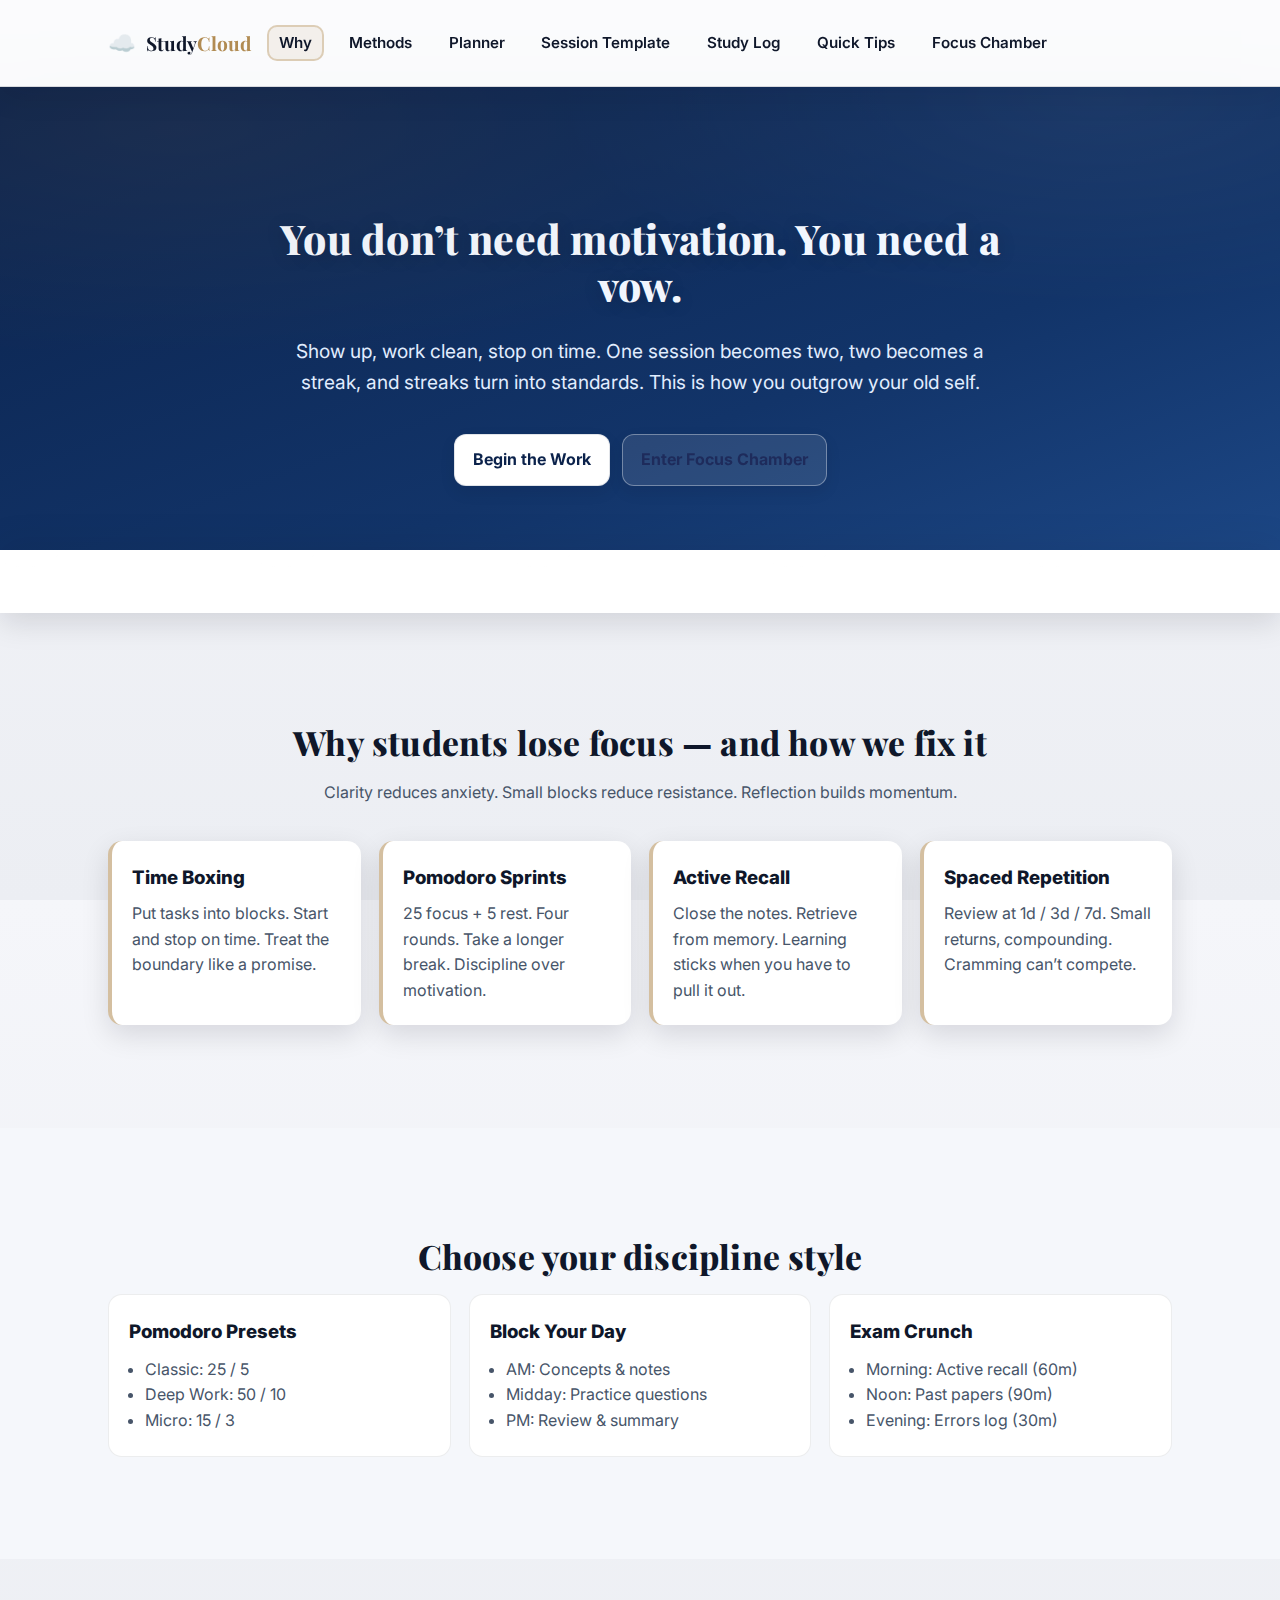
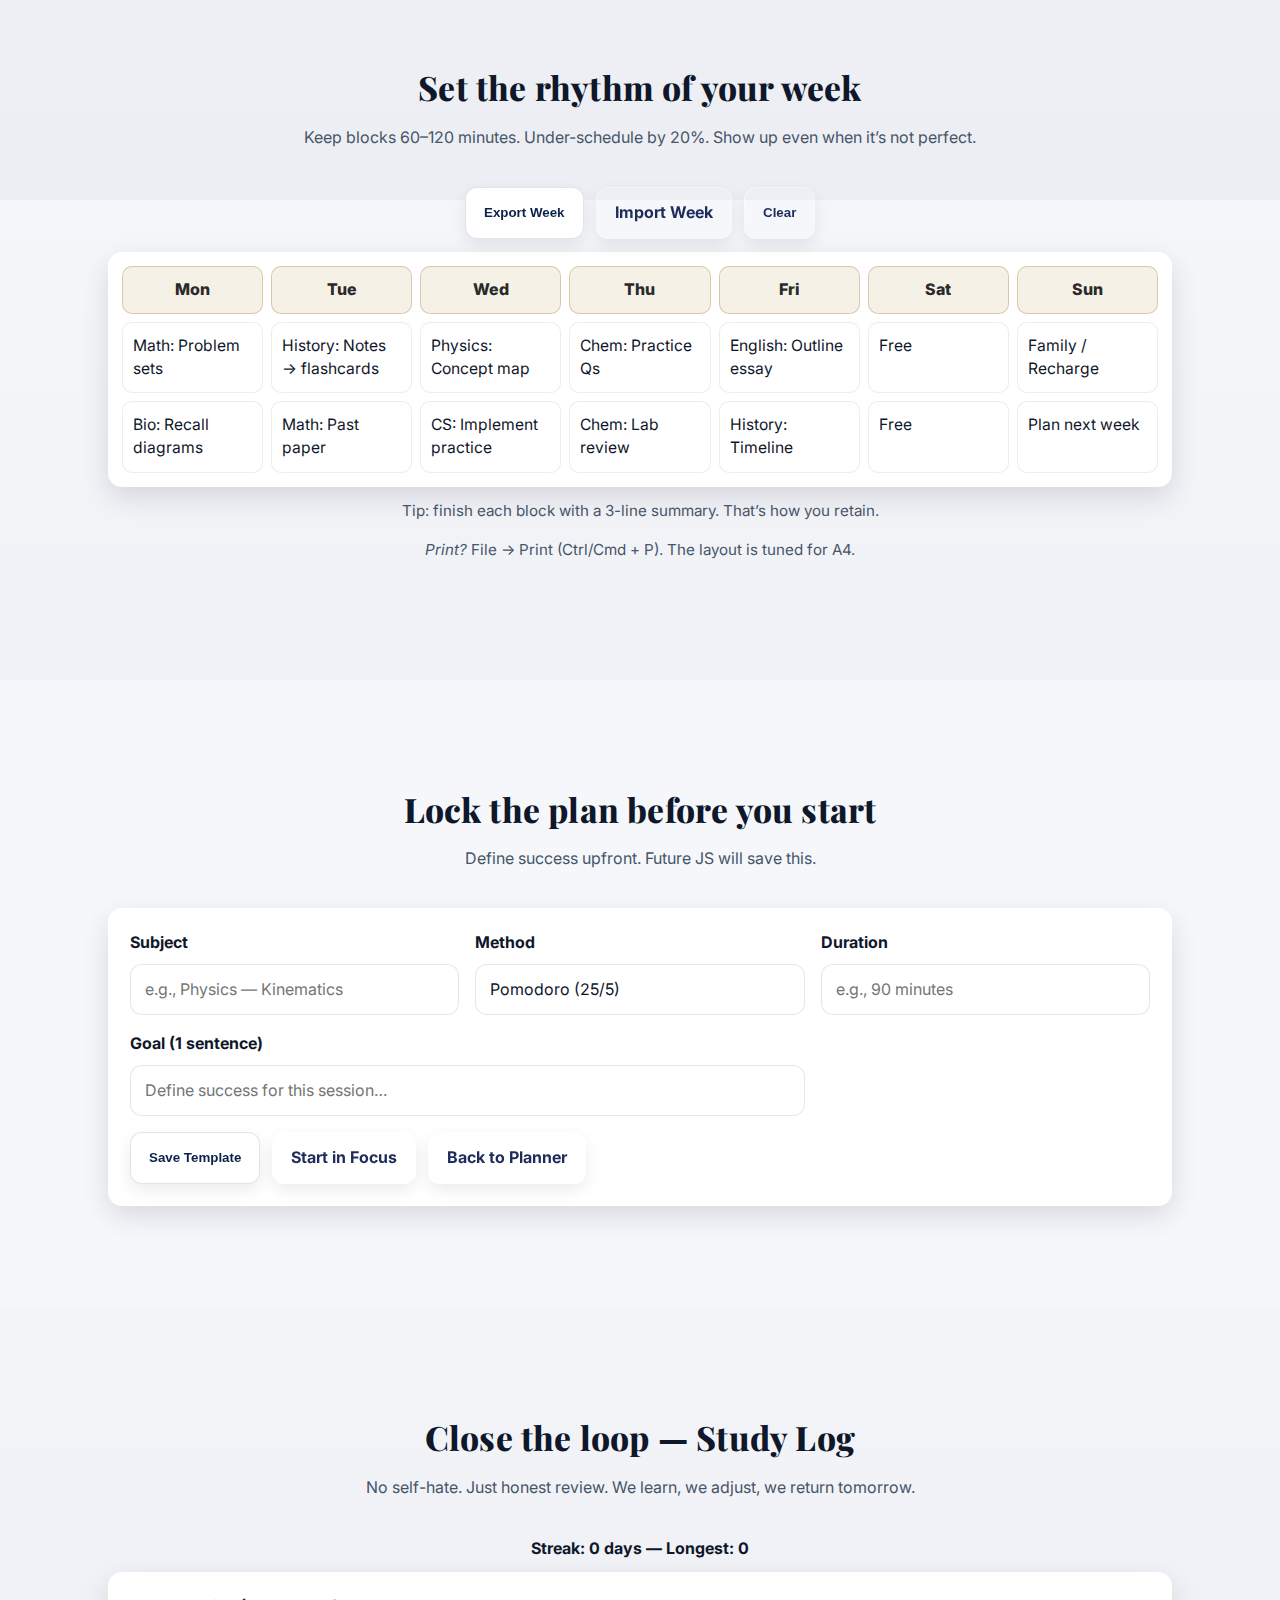
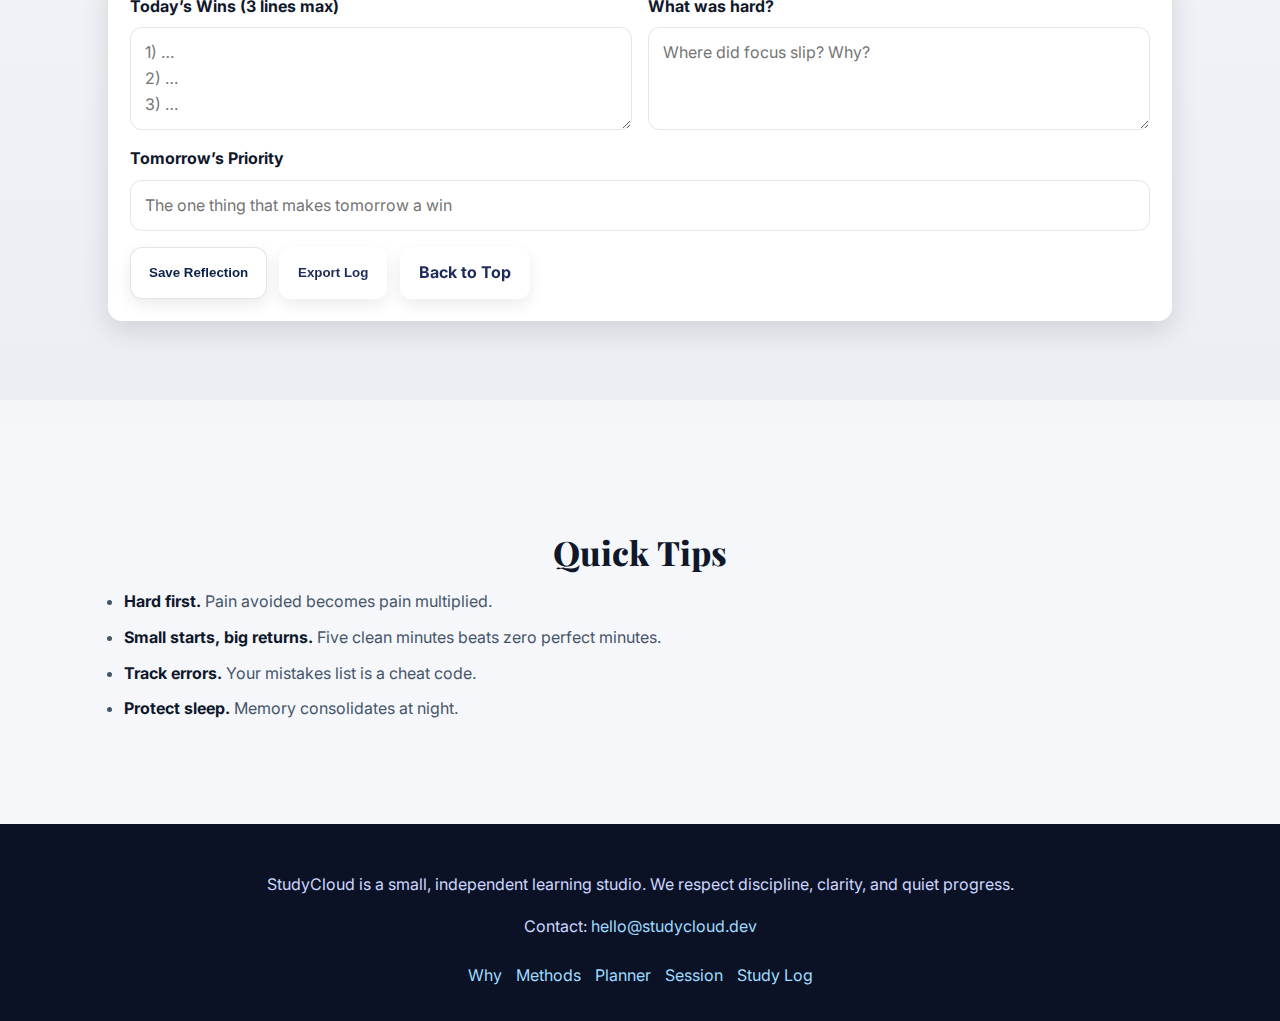
<file: index.html>
<!DOCTYPE html>
<html lang="en" class="">

<head>
    <meta charset="utf-8" />
    <meta name="viewport" content="width=device-width, initial-scale=1" />

    <title>StudyCloud — Plan. Focus. Win.</title>
    <meta name="description"
        content="A quiet system for students who are tired of restarting: plan your week, enter focus mode, and close the loop with reflection." />
    <meta name="keywords"
        content="study planner, focus mode, pomodoro, active recall, spaced repetition, student productivity, exam preparation" />
    <meta name="author" content="StudyCloud Learning Studio" />
    <meta name="robots" content="index,follow,max-image-preview:large" />

    <!-- Canonical -->
    <link rel="canonical" href="https://your-domain.com/" />

    <!-- Open Graph -->
    <meta property="og:title" content="StudyCloud — Plan. Focus. Win." />
    <meta property="og:description"
        content="Plan with intention. Do the work. Review with honesty. A system that respects your effort." />
    <meta property="og:type" content="website" />
    <meta property="og:url" content="https://your-domain.com/" />
    <meta property="og:image" content="https://your-domain.com/preview.jpg" />

    <!-- Twitter -->
    <meta name="twitter:card" content="summary_large_image" />
    <meta name="twitter:title" content="StudyCloud — Study Smarter, Not Longer" />
    <meta name="twitter:description" content="One focused session at a time." />
    <meta name="twitter:image" content="https://your-domain.com/preview.jpg" />

    <!-- Icons & PWA -->
    <meta name="theme-color" content="#0b3a77" />
    <link rel="icon" href="/favicon.png" />
    <link rel="apple-touch-icon" href="/apple-touch-icon.png" />
    <link rel="manifest" href="/manifest.webmanifest" />

    <!-- Fonts -->
    <link rel="preconnect" href="https://fonts.gstatic.com" crossorigin />
    <link
        href="https://fonts.googleapis.com/css2?family=Inter:wght@400;500;600;700;800&family=Playfair+Display:wght@700&display=swap"
        rel="stylesheet" />

    <link rel="stylesheet" href="./css/style.css" />

    <!-- JSON-LD (basic) -->
    <script type="application/ld+json">
  {
    "@context":"https://schema.org",
    "@type":"SoftwareApplication",
    "name":"StudyCloud",
    "applicationCategory":"EducationalApplication",
    "operatingSystem":"Web",
    "url":"https://your-domain.com/",
    "description":"Plan your week, enter focus mode, and reflect. Discipline without noise."
  }
  </script>
</head>

<body>
    <!-- Skip link -->
    <a class="skip-link" href="#main">Skip to content</a>

    <!-- Header -->
    <header class="site-header" role="banner">
        <div class="container header-inner">
            <a class="brand" href="/" aria-label="StudyCloud Home">
                <span class="brand-mark" aria-hidden="true">☁️</span>
                <span class="brand-name">Study<span class="accent">Cloud</span></span>
            </a>

            <nav class="nav" aria-label="Primary">
                <ul class="nav-list">
                    <li><a href="#why">Why</a></li>
                    <li><a href="#methods">Methods</a></li>
                    <li><a href="#planner">Planner</a></li>
                    <li><a href="#template">Session Template</a></li>
                    <li><a href="#reflect">Study Log</a></li>
                    <li><a href="#tips">Quick Tips</a></li>
                    <li><a href="./html/focus.html">Focus Chamber</a></li>
                </ul>
            </nav>
        </div>
    </header>

    <!-- Hero -->
    <section class="hero" aria-labelledby="hero-title">
        <div class="hero-bg" aria-hidden="true"></div>
        <div class="container hero-inner">
            <h1 id="hero-title" class="hero-title">
                You don’t need motivation. You need a vow.
            </h1>
            <p class="hero-sub hero-oath">
                Show up, work clean, stop on time. One session becomes two, two becomes a streak,
                and streaks turn into standards. This is how you outgrow your old self.
            </p>
            <div class="hero-cta">
                <a class="btn btn-primary" href="#planner">Begin the Work</a>
                <a class="btn btn-ghost" href="./html/focus.html">Enter Focus Chamber</a>
            </div>
        </div>
        <div class="wave" aria-hidden="true"></div>
    </section>


    <main id="main" tabindex="-1">
        <!-- Why -->
        <section id="why" class="section">
            <div class="container">
                <h2 class="section-title">Why students lose focus — and how we fix it</h2>
                <p class="section-sub">Clarity reduces anxiety. Small blocks reduce resistance. Reflection builds
                    momentum.</p>

                <div class="card-grid">
                    <article class="card">
                        <h3 class="card-title">Time Boxing</h3>
                        <p class="card-body">Put tasks into blocks. Start and stop on time. Treat the boundary like a
                            promise.</p>
                    </article>
                    <article class="card">
                        <h3 class="card-title">Pomodoro Sprints</h3>
                        <p class="card-body">25 focus + 5 rest. Four rounds. Take a longer break. Discipline over
                            motivation.</p>
                    </article>
                    <article class="card">
                        <h3 class="card-title">Active Recall</h3>
                        <p class="card-body">Close the notes. Retrieve from memory. Learning sticks when you have to
                            pull it out.</p>
                    </article>
                    <article class="card">
                        <h3 class="card-title">Spaced Repetition</h3>
                        <p class="card-body">Review at 1d / 3d / 7d. Small returns, compounding. Cramming can’t compete.
                        </p>
                    </article>
                </div>
            </div>
        </section>

        <!-- Methods -->
        <section id="methods" class="section alt">
            <div class="container">
                <h2 class="section-title">Choose your discipline style</h2>
                <div class="feature-grid">
                    <article class="feature">
                        <h3 class="feature-title">Pomodoro Presets</h3>
                        <ul class="feature-list">
                            <li>Classic: 25 / 5</li>
                            <li>Deep Work: 50 / 10</li>
                            <li>Micro: 15 / 3</li>
                        </ul>
                    </article>
                    <article class="feature">
                        <h3 class="feature-title">Block Your Day</h3>
                        <ul class="feature-list">
                            <li>AM: Concepts & notes</li>
                            <li>Midday: Practice questions</li>
                            <li>PM: Review & summary</li>
                        </ul>
                    </article>
                    <article class="feature">
                        <h3 class="feature-title">Exam Crunch</h3>
                        <ul class="feature-list">
                            <li>Morning: Active recall (60m)</li>
                            <li>Noon: Past papers (90m)</li>
                            <li>Evening: Errors log (30m)</li>
                        </ul>
                    </article>
                </div>
            </div>
        </section>

        <!-- Planner -->
        <section id="planner" class="section">
            <div class="container">
                <h2 class="section-title">Set the rhythm of your week</h2>
                <p class="section-sub">Keep blocks 60–120 minutes. Under-schedule by 20%. Show up even when it’s not
                    perfect.</p>

                <!-- Controls -->
                <div class="session-actions" style="justify-content:center;margin-bottom:14px;">
                    <button class="btn btn-primary" id="planner-export" type="button">Export Week</button>
                    <label class="btn btn-ghost" for="planner-import-input" style="cursor:pointer;">Import Week</label>
                    <input id="planner-import-input" type="file" accept="application/json" style="display:none" />
                    <button class="btn btn-ghost" id="planner-clear" type="button"
                        aria-label="Clear planner">Clear</button>
                </div>

                <div class="planner" role="table" aria-label="Weekly planner">
                    <div class="planner-head" role="columnheader">Mon</div>
                    <div class="planner-head" role="columnheader">Tue</div>
                    <div class="planner-head" role="columnheader">Wed</div>
                    <div class="planner-head" role="columnheader">Thu</div>
                    <div class="planner-head" role="columnheader">Fri</div>
                    <div class="planner-head" role="columnheader">Sat</div>
                    <div class="planner-head" role="columnheader">Sun</div>

                    <!-- Example rows (now editable + keyed) -->
                    <div class="planner-cell" role="cell" contenteditable data-day="mon-1">Math: Problem sets</div>
                    <div class="planner-cell" role="cell" contenteditable data-day="tue-1">History: Notes → flashcards
                    </div>
                    <div class="planner-cell" role="cell" contenteditable data-day="wed-1">Physics: Concept map</div>
                    <div class="planner-cell" role="cell" contenteditable data-day="thu-1">Chem: Practice Qs</div>
                    <div class="planner-cell" role="cell" contenteditable data-day="fri-1">English: Outline essay</div>
                    <div class="planner-cell" role="cell" contenteditable data-day="sat-1">Free</div>
                    <div class="planner-cell" role="cell" contenteditable data-day="sun-1">Family / Recharge</div>

                    <div class="planner-cell" role="cell" contenteditable data-day="mon-2">Bio: Recall diagrams</div>
                    <div class="planner-cell" role="cell" contenteditable data-day="tue-2">Math: Past paper</div>
                    <div class="planner-cell" role="cell" contenteditable data-day="wed-2">CS: Implement practice</div>
                    <div class="planner-cell" role="cell" contenteditable data-day="thu-2">Chem: Lab review</div>
                    <div class="planner-cell" role="cell" contenteditable data-day="fri-2">History: Timeline</div>
                    <div class="planner-cell" role="cell" contenteditable data-day="sat-2">Free</div>
                    <div class="planner-cell" role="cell" contenteditable data-day="sun-2">Plan next week</div>
                </div>

                <p class="planner-note">Tip: finish each block with a 3-line summary. That’s how you retain.</p>
                <p class="planner-note"><em>Print?</em> File → Print (Ctrl/Cmd + P). The layout is tuned for A4.</p>
            </div>
        </section>

        <!-- Session Template -->
        <section id="template" class="section alt">
            <div class="container">
                <h2 class="section-title">Lock the plan before you start</h2>
                <p class="section-sub">Define success upfront. Future JS will save this.</p>

                <form class="session" aria-label="Study session template" id="session-form">
                    <div class="session-grid">
                        <label class="field">
                            <span class="label">Subject</span>
                            <input class="input" id="session-subject" type="text"
                                placeholder="e.g., Physics — Kinematics" />
                        </label>

                        <label class="field">
                            <span class="label">Method</span>
                            <select class="input" id="session-method">
                                <option>Pomodoro (25/5)</option>
                                <option>Deep Work (50/10)</option>
                                <option>Active Recall</option>
                                <option>Past Papers</option>
                                <option>Spaced Repetition</option>
                            </select>
                        </label>

                        <label class="field">
                            <span class="label">Duration</span>
                            <input class="input" id="session-duration" type="text" placeholder="e.g., 90 minutes" />
                        </label>

                        <label class="field span-2">
                            <span class="label">Goal (1 sentence)</span>
                            <input class="input" id="session-goal" type="text"
                                placeholder="Define success for this session…" />
                        </label>
                    </div>

                    <div class="session-actions">
                        <button class="btn btn-primary" id="session-save" type="button">Save Template</button>
                        <a class="btn btn-ghost" href="./html/focus.html" id="session-start">Start in Focus</a>
                        <a class="btn btn-ghost" href="#planner">Back to Planner</a>
                    </div>
                </form>
            </div>
        </section>

        <!-- Reflection -->
        <section id="reflect" class="section">
            <div class="container">
                <h2 class="section-title">Close the loop — Study Log</h2>
                <p class="section-sub">No self-hate. Just honest review. We learn, we adjust, we return tomorrow.</p>

                <div class="session-actions" style="justify-content:center;margin-bottom:10px">
                    <div id="streak-badges" aria-live="polite" style="font-weight:700;"></div>
                </div>

                <form class="reflect" aria-label="Daily reflection" id="reflect-form">
                    <div class="reflect-grid">
                        <label class="field">
                            <span class="label">Today’s Wins (3 lines max)</span>
                            <textarea class="input input-area" id="wins" rows="3"
                                placeholder="1) …&#10;2) …&#10;3) …"></textarea>
                        </label>

                        <label class="field">
                            <span class="label">What was hard?</span>
                            <textarea class="input input-area" id="hard" rows="3"
                                placeholder="Where did focus slip? Why?"></textarea>
                        </label>

                        <label class="field span-2">
                            <span class="label">Tomorrow’s Priority</span>
                            <input class="input" id="priority" type="text"
                                placeholder="The one thing that makes tomorrow a win" />
                        </label>
                    </div>

                    <div class="session-actions">
                        <button class="btn btn-primary" type="submit">Save Reflection</button>
                        <button class="btn btn-ghost" id="reflect-export" type="button">Export Log</button>
                        <a class="btn btn-ghost" href="#hero-title">Back to Top</a>
                    </div>
                </form>
            </div>
        </section>

        <!-- Tips -->
        <section id="tips" class="section alt">
            <div class="container">
                <h2 class="section-title">Quick Tips</h2>
                <ul class="tips-list">
                    <li><strong>Hard first.</strong> Pain avoided becomes pain multiplied.</li>
                    <li><strong>Small starts, big returns.</strong> Five clean minutes beats zero perfect minutes.</li>
                    <li><strong>Track errors.</strong> Your mistakes list is a cheat code.</li>
                    <li><strong>Protect sleep.</strong> Memory consolidates at night.</li>
                </ul>
            </div>
        </section>
    </main>

    <!-- Footer -->
    <footer class="site-footer" role="contentinfo">
        <div class="container footer-inner">
            <p>StudyCloud is a small, independent learning studio. We respect discipline, clarity, and quiet progress.
            </p>
            <p>Contact: <a href="mailto:hello@studycloud.dev">hello@studycloud.dev</a></p>
            <ul class="footer-nav">
                <li><a href="#why">Why</a></li>
                <li><a href="#methods">Methods</a></li>
                <li><a href="#planner">Planner</a></li>
                <li><a href="#template">Session</a></li>
                <li><a href="#reflect">Study Log</a></li>
            </ul>
        </div>
    </footer>

    <!-- Scripts -->
    <script src="./js/app.js" defer></script>
    <script src="./js/planner.js" defer></script>
    <script src="./js/session.js" defer></script>
    <script src="./js/reflect.js" defer></script>

</body>

</html>
</file>
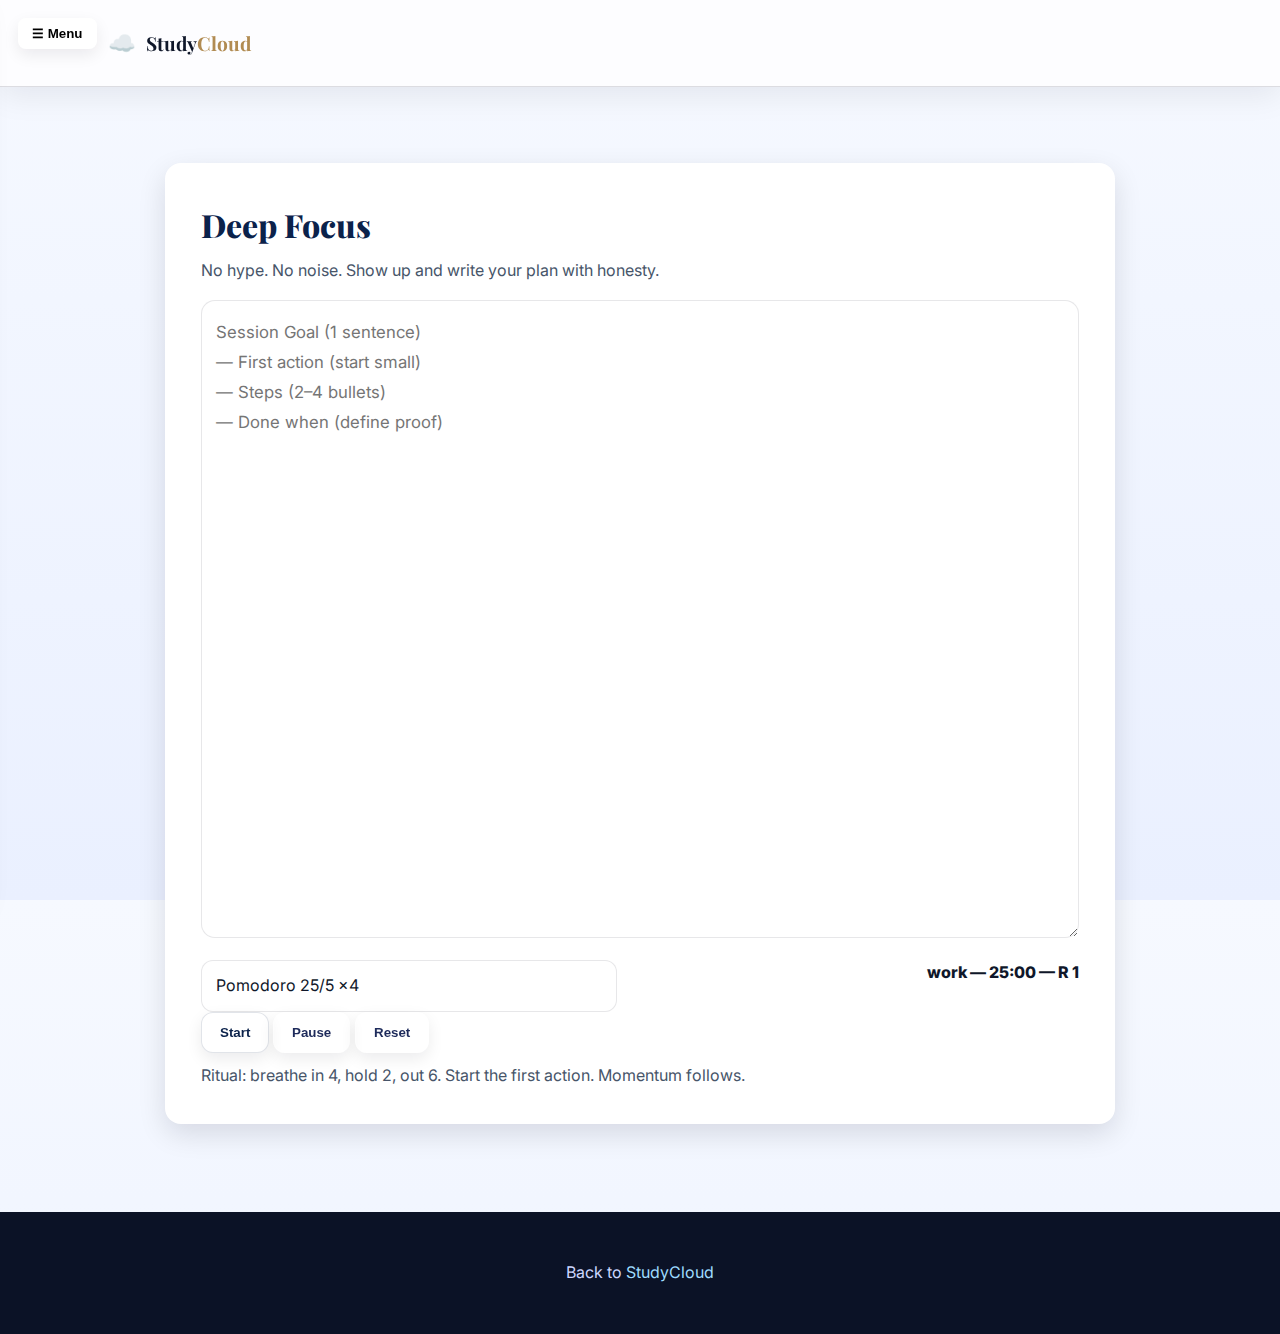
<file: html/focus.html>
<!DOCTYPE html>
<html lang="en">
<head>
    <meta charset="utf-8" />
    <meta name="viewport" content="width=device-width, initial-scale=1" />
    <title>Focus Mode — StudyCloud</title>
    <meta name="description" content="A quiet page for distraction-free planning, writing, and reflection." />

    <link rel="preconnect" href="https://fonts.gstatic.com" crossorigin />
    <link
        href="https://fonts.googleapis.com/css2?family=Inter:wght@400;600;800&family=Playfair+Display:wght@700&display=swap"
        rel="stylesheet" />
    <link rel="stylesheet" href="../css/style.css" />
</head>
<body class="focus-body">
    <a class="skip-link" href="#focus">Skip to editor</a>

    <!-- Header -->
    <header class="site-header focus-header" role="banner">
        <div class="container header-inner">
            <a class="brand" href="../index.html" aria-label="Back to StudyCloud">
                <span class="brand-mark" aria-hidden="true">☁️</span>
                <span class="brand-name">Study<span class="accent">Cloud</span></span>
            </a>
        </div>

        <button class="menu-btn" aria-label="Open menu" id="menu-toggle">☰ Menu</button>
    </header>

    <!-- Sidebar Menu -->
    <aside class="sidebar" id="sidebar">
        <h2 class="sidebar-title">Study Tools</h2>
        <ul class="sidebar-list">
            <li><a href="../index.html#planner">Weekly Planner</a></li>
            <li><a href="../index.html#template">Study Template</a></li>
            <li><a href="../index.html#reflect">Daily Reflection</a></li>
            <li><a href="../index.html#tips">Quick Tips</a></li>
            <li><a href="../index.html">Back Home</a></li>
        </ul>
    </aside>

    <!-- Focus Writing + Timer -->
    <main id="focus" class="focus-main" tabindex="-1" aria-label="Focus writing area">
        <div class="focus-wrap">
            <h1 class="focus-title" id="focus-title">Deep Focus</h1>
            <p class="focus-sub" id="focus-sub">No hype. No noise. Show up and write your plan with honesty.</p>

            <textarea class="focus-area" id="focus-area" rows="20" placeholder="Session Goal (1 sentence)
— First action (start small)
— Steps (2–4 bullets)
— Done when (define proof)"></textarea>

            <div class="session-actions" style="justify-content:space-between;margin-top:14px">
                <div>
                    <select class="input" id="timer-preset" aria-label="Preset">
                        <option value="25-5-4">Pomodoro 25/5 ×4</option>
                        <option value="50-10-3">Deep Work 50/10 ×3</option>
                        <option value="15-3-6">Micro 15/3 ×6</option>
                    </select>
                    <button class="btn btn-primary" id="timer-start" type="button">Start</button>
                    <button class="btn btn-ghost" id="timer-pause" type="button">Pause</button>
                    <button class="btn btn-ghost" id="timer-reset" type="button">Reset</button>
                </div>
                <div style="font-weight:800" aria-live="polite">
                    <span id="timer-phase">work</span> —
                    <span id="timer-remaining">25:00</span> —
                    R <span id="timer-round">1</span>
                </div>
            </div>

            <p class="focus-tip">Ritual: breathe in 4, hold 2, out 6. Start the first action. Momentum follows.</p>
        </div>
    </main>

    <footer class="site-footer focus-footer" role="contentinfo">
        <div class="container footer-inner">
            <p>Back to <a href="../index.html">StudyCloud</a></p>
        </div>
    </footer>

    <script src="../js/app.js" defer></script>
    <script src="../js/focus.js" defer></script>
    <script src="../js/timer.js" type="module"></script>

</body>
</html>
</file>
<file: css/style.css>
/* =========================
   StudyCloud — Design System
   Mode A (Spacious / Premium)
   Palette: Old Library Bronze
   ========================= */

/* ---------- Tokens ---------- */
:root {
    --bg: #f6f9ff;
    --surface: #ffffff;
    --surface-alt: #f5f7fb;
    --text: #0f172a;
    --muted: #475569;

    --accent: #b18b52;
    /* old library bronze */
    --accent-light: #d7c6a1;
    /* parchment */

    --brand-1: #0b224b;
    --brand-2: #123469;
    --brand-3: #1e4a8a;

    --radius: 14px;
    --shadow-sm: 0 6px 16px rgba(2, 6, 23, .08);
    --shadow: 0 10px 28px rgba(2, 6, 23, .12);
    --shadow-lg: 0 18px 48px rgba(2, 6, 23, .18);
    --container: 1120px;
    --speed: 260ms;
    --header-h: 86px;
    /* used for scroll-margin */
}

@media (prefers-color-scheme:dark) {
    :root {
        --bg: #0b1226;
        --surface: #0f172a;
        --surface-alt: #0b1a33;
        --text: #e6eefc;
        --muted: #a5b3ca;

        --accent: #c7a873;
        --accent-light: #e2d5b5;

        --brand-1: #8fb2ff;
        --brand-2: #5e8ee0;
        --brand-3: #2f5fb8;

        --shadow-sm: 0 6px 16px rgba(0, 0, 0, .35);
        --shadow: 0 10px 28px rgba(0, 0, 0, .4);
        --shadow-lg: 0 18px 48px rgba(0, 0, 0, .5);
    }
}

/* ---------- Motion respect ---------- */
@media (prefers-reduced-motion:reduce) {
    * {
        animation: none !important;
        transition: none !important;
        scroll-behavior: auto !important;
    }
}

/* ---------- Base ---------- */
* {
    box-sizing: border-box;
}

html,
body {
    height: 100%;
}

html {
    scroll-behavior: smooth;
}

body {
    margin: 0;
    font-family: Inter, system-ui, -apple-system, Segoe UI, Roboto, "Helvetica Neue", Arial, "Noto Sans", "Liberation Sans", sans-serif;
    color: var(--text);
    background: linear-gradient(180deg, #f5f6fa 0%, #eceef3 100%);
    line-height: 1.6;
    -webkit-font-smoothing: antialiased;
    text-rendering: optimizeLegibility;
}

@media (prefers-color-scheme:dark) {
    body {
        background: linear-gradient(180deg, #09101f 0%, #0d1528 100%);
    }
}

/* ---------- Accessibility ---------- */
.skip-link {
    position: absolute;
    left: -9999px;
    top: auto;
    width: 1px;
    height: 1px;
    overflow: hidden;
}

.skip-link:focus {
    position: fixed;
    left: 16px;
    top: 16px;
    background: var(--surface);
    color: var(--text);
    padding: 10px 12px;
    border-radius: 10px;
    box-shadow: var(--shadow);
    z-index: 1000;
}

/* ---------- Layout ---------- */
.container {
    max-width: var(--container);
    margin-inline: auto;
    padding-inline: clamp(16px, 3vw, 28px);
}

.section {
    padding-block: clamp(64px, 8vw, 112px);
    scroll-margin-top: calc(var(--header-h) + 18px);
}

.section.alt {
    background: var(--surface-alt);
}

.section-title {
    font-size: clamp(1.7rem, 3vw, 2.1rem);
    font-weight: 800;
    letter-spacing: .2px;
    text-align: center;
    margin: 0 0 10px 0;
    font-family: "Playfair Display", Georgia, serif;
}

.section-sub {
    text-align: center;
    color: var(--muted);
    margin: 0 0 36px 0;
}

/* ================= Header (Glassy + One-Line Nav) ================= */
.site-header {
    position: sticky;
    top: 0;
    z-index: 60;
    background: color-mix(in oklab, var(--surface) 55%, transparent);
    backdrop-filter: blur(20px);
    border-bottom: 1px solid color-mix(in oklab, var(--text) 14%, transparent);
    box-shadow: 0 8px 32px rgba(2, 6, 23, .08);
    transition: background var(--speed), border-color var(--speed), backdrop-filter var(--speed);
    min-height: 72px;
    /* safety */
}

.site-header.scrolled {
    background: color-mix(in oklab, var(--surface) 75%, transparent);
    border-bottom-color: color-mix(in oklab, var(--text) 22%, transparent);
    box-shadow: 0 6px 28px rgba(2, 6, 23, .16);
}

.header-inner {
    display: flex;
    align-items: center;
    justify-content: space-between;
    min-height: var(--header-h);
    padding-block: 18px;
    gap: 16px;
    flex-wrap: nowrap;
}

/* brand */
.brand {
    display: inline-flex;
    align-items: center;
    gap: 10px;
    text-decoration: none;
    flex: 0 0 auto;
}

.brand-mark {
    font-size: 1.4rem;
}

.brand-name {
    font-family: "Playfair Display", Georgia, serif;
    font-weight: 700;
    font-size: 1.2rem;
    color: var(--text);
}

.accent {
    color: var(--accent);
}

/* nav — one line on desktop, scrollable row on mobile */
.nav {
    flex: 1 1 auto;
}

.nav-list {
    list-style: none;
    margin: 0;
    padding: 0;
    display: flex;
    align-items: center;
    flex-wrap: nowrap;
    gap: .8rem;
}

.nav-list li {
    display: inline-flex;
    align-items: center;
}

.nav a {
    display: inline-flex;
    align-items: center;
    white-space: nowrap;
    line-height: 1;
    text-decoration: none;
    color: var(--text);
    font-weight: 600;
    font-size: .95rem;
    padding: 10px 12px;
    border-radius: 10px;
    transition: color var(--speed), background var(--speed), transform var(--speed), box-shadow var(--speed);
}

.nav a:hover,
.nav a:focus-visible {
    color: var(--brand-1);
    background: color-mix(in oklab, var(--accent) 12%, transparent);
    transform: translateY(-2px);
    outline: none;
}

.nav a.is-active,
.nav a[aria-current="true"],
.nav a[aria-current="page"] {
    box-shadow: inset 0 0 0 2px color-mix(in oklab, var(--accent) 35%, transparent);
    background: color-mix(in oklab, var(--accent) 10%, transparent);
}

/* mobile header behavior */
@media (max-width:720px) {
    .header-inner {
        gap: 10px;
        padding-block: 15px;
    }

    .brand-name {
        font-size: 1.05rem;
    }

    .nav-list {
        overflow-x: auto;
        -webkit-overflow-scrolling: touch;
        scrollbar-width: none;
        mask-image: linear-gradient(90deg, transparent 0, #000 12px, #000 calc(100% - 12px), transparent 100%);
    }

    .nav-list::-webkit-scrollbar {
        display: none;
    }

    .nav a {
        font-size: .78rem;
        padding: 9px 10px;
        border-radius: 10px;
    }
}

/* ================= Hero ================= */
.hero {
    position: relative;
    overflow: clip;
    background: linear-gradient(160deg, var(--brand-1) 0%, var(--brand-2) 60%, var(--brand-3) 100%);
    color: #f2f7ff;
    padding-block: clamp(68px, 10vw, 140px);
    box-shadow: var(--shadow);
}

.hero-bg {
    position: absolute;
    inset: -10% -10% auto -10%;
    height: 60%;
    background:
        radial-gradient(1200px 400px at 20% 30%, color-mix(in oklab, var(--accent) 35%, transparent), transparent 60%),
        radial-gradient(900px 360px at 80% 20%, color-mix(in oklab, #ffffff 22%, transparent), transparent 60%);
    opacity: .25;
    pointer-events: none;
}

.hero-inner {
    max-width: 780px;
    margin-inline: auto;
    display: grid;
    gap: 28px;
    text-align: center;
}

.hero-title {
    margin: 0;
    letter-spacing: .3px;
    font-family: "Playfair Display", Georgia, serif;
    font-weight: 800;
    text-shadow: 0 2px 18px rgba(0, 0, 0, .18);
    font-size: clamp(1.8rem, 3.2vw, 2.65rem);
    /* tightened */
    line-height: 1.14;
    max-width: 900px;
    margin-inline: auto;
}

.hero-sub {
    font-size: clamp(1rem, 2.2vw, 1.2rem);
    color: #e1edff;
    margin: 0;
}

.hero-cta {
    display: flex;
    gap: 12px;
    justify-content: center;
    flex-wrap: wrap;
    margin-top: 8px;
}

/* hero decorative wave (kept) */
.wave {
    position: absolute;
    left: 0;
    right: 0;
    bottom: -1px;
    height: 64px;
    background:
        radial-gradient(55px 28px at 10% 0, transparent 60%, #fff 62%) repeat-x,
        radial-gradient(55px 28px at 30% 0, transparent 60%, #fff 62%) repeat-x,
        radial-gradient(55px 28px at 50% 0, transparent 60%, #fff 62%) repeat-x,
        radial-gradient(55px 28px at 70% 0, transparent 60%, #fff 62%) repeat-x,
        radial-gradient(55px 28px at 90% 0, transparent 60%, #fff 62%) repeat-x;
    background-size: 20% 100%;
    filter: drop-shadow(0 -8px 16px rgba(0, 0, 0, .06));
}

@media (prefers-color-scheme:dark) {
    .wave {
        background-image:
            radial-gradient(55px 28px at 10% 0, transparent 60%, var(--surface) 62%) repeat-x,
            radial-gradient(55px 28px at 30% 0, transparent 60%, var(--surface) 62%) repeat-x,
            radial-gradient(55px 28px at 50% 0, transparent 60%, var(--surface) 62%) repeat-x,
            radial-gradient(55px 28px at 70% 0, transparent 60%, var(--surface) 62%) repeat-x,
            radial-gradient(55px 28px at 90% 0, transparent 60%, var(--surface) 62%) repeat-x;
    }
}

/* ================= Buttons ================= */
.btn {
    display: inline-flex;
    align-items: center;
    justify-content: center;
    gap: 8px;
    padding: 12px 18px;
    border-radius: 12px;
    text-decoration: none;
    font-weight: 700;
    transition: transform var(--speed), box-shadow var(--speed), background var(--speed), color var(--speed);
    box-shadow: var(--shadow-sm);
    will-change: transform;
}

.btn-primary {
    background: #ffffff;
    color: var(--brand-1);
    border: 1px solid color-mix(in oklab, var(--brand-1) 12%, transparent);
}

.btn-primary:hover {
    transform: translateY(-2px);
    box-shadow: var(--shadow);
}

.btn-ghost {
    background: color-mix(in oklab, #ffffff 10%, transparent);
    color: #ffffff;
    border: 1px solid color-mix(in oklab, #ffffff 35%, transparent);
}

.btn-ghost:hover {
    transform: translateY(-2px);
    background: color-mix(in oklab, #ffffff 20%, transparent);
}

/* ================= Cards (Why) ================= */
.card-grid {
    display: grid;
    grid-template-columns: repeat(12, 1fr);
    gap: 18px;
}

.card {
    grid-column: span 12;
    background: var(--surface);
    border-radius: var(--radius);
    padding: 22px 20px;
    box-shadow: var(--shadow);
    border-inline-start: 4px solid color-mix(in oklab, var(--accent) 55%, transparent);
    transition: transform var(--speed), box-shadow var(--speed), border-color var(--speed);
}

.card:hover {
    transform: translateY(-6px);
    box-shadow: var(--shadow-lg);
}

.card-title {
    font-weight: 800;
    margin: 0 0 8px 0;
}

.card-body {
    margin: 0;
    color: var(--muted);
}

@media (min-width:700px) {
    .card {
        grid-column: span 6;
    }
}

@media (min-width:1024px) {
    .card {
        grid-column: span 3;
    }
}

/* ================= Methods (Features) ================= */
.feature-grid {
    display: grid;
    grid-template-columns: repeat(12, 1fr);
    gap: 18px;
}

.feature {
    grid-column: span 12;
    background: var(--surface);
    border-radius: var(--radius);
    padding: 22px 20px;
    border: 1px solid color-mix(in oklab, var(--text) 8%, transparent);
    transition: transform var(--speed), box-shadow var(--speed), border-color var(--speed);
}

.feature:hover {
    transform: translateY(-4px);
    box-shadow: var(--shadow);
    border-color: color-mix(in oklab, var(--text) 14%, transparent);
}

.feature-title {
    margin: 0 0 10px 0;
    font-weight: 800;
}

.feature-list {
    margin: 0;
    padding-left: 16px;
    color: var(--muted);
}

@media (min-width:900px) {
    .feature {
        grid-column: span 4;
    }
}

/* ================= Planner ================= */
.planner {
    display: grid;
    grid-template-columns: repeat(7, 1fr);
    gap: 8px;
    background: var(--surface);
    border-radius: var(--radius);
    padding: 14px;
    box-shadow: var(--shadow);
}

.planner-head {
    font-weight: 800;
    text-align: center;
    padding: 10px 6px;
    border-radius: 10px;
    background: #f6f1e7;
    color: #2a2a2a;
    border: 1px solid color-mix(in oklab, var(--accent) 40%, transparent);
}

@media (prefers-color-scheme:dark) {
    .planner-head {
        background: #1b243b;
        color: #eadfc6;
    }
}

.planner-cell {
    padding: 12px 10px;
    min-height: 56px;
    border-radius: 10px;
    background: #ffffff;
    color: var(--text);
    border: 1px solid color-mix(in oklab, var(--text) 8%, transparent);
    transition: background var(--speed), transform var(--speed), box-shadow var(--speed);
    font-size: .98rem;
    line-height: 1.45;
    outline: none;
}

.planner-cell:hover {
    background: color-mix(in oklab, var(--accent) 10%, transparent);
    transform: translateY(-3px);
    box-shadow: var(--shadow);
}

.planner-cell:focus-visible {
    border-color: var(--accent);
    box-shadow: 0 0 0 4px color-mix(in oklab, var(--accent) 28%, transparent);
}

@media (max-width:720px) {
    .planner {
        grid-template-columns: 1fr;
    }
}

.planner-note {
    color: var(--muted);
    margin-top: 12px;
    text-align: center;
    font-size: .95rem;
}

/* ================= Session Template ================= */
.session {
    background: var(--surface);
    border-radius: var(--radius);
    box-shadow: var(--shadow);
    padding: 22px;
}

.session-grid {
    display: grid;
    grid-template-columns: repeat(12, 1fr);
    gap: 16px;
}

.field {
    display: grid;
    gap: 8px;
    grid-column: span 12;
}

.field.span-2 {
    grid-column: span 12;
}

.label {
    font-weight: 700;
    color: var(--text);
}

.input {
    appearance: none;
    width: 100%;
    background: #fff;
    color: var(--text);
    border: 1px solid color-mix(in oklab, var(--text) 10%, transparent);
    border-radius: 12px;
    padding: 12px 14px;
    font: inherit;
    transition: border-color var(--speed), box-shadow var(--speed), background var(--speed);
}

.input:focus-visible {
    outline: none;
    border-color: var(--accent);
    box-shadow: 0 0 0 4px color-mix(in oklab, var(--accent) 28%, transparent);
}

.input-area {
    resize: vertical;
    min-height: 84px;
}

.session-actions {
    display: flex;
    gap: 12px;
    flex-wrap: wrap;
    margin-top: 16px;
}

@media (min-width:800px) {
    .field {
        grid-column: span 4;
    }

    .field.span-2 {
        grid-column: span 8;
    }
}

/* ================= Reflection ================= */
.reflect {
    background: var(--surface);
    border-radius: var(--radius);
    box-shadow: var(--shadow);
    padding: 22px;
}

.reflect-grid {
    display: grid;
    grid-template-columns: repeat(12, 1fr);
    gap: 16px;
}

.btn-ghost {
    color: #1e2b5b;
}

@media (min-width:800px) {
    .reflect-grid .field:nth-child(1) {
        grid-column: span 6;
    }

    .reflect-grid .field:nth-child(2) {
        grid-column: span 6;
    }

    .reflect-grid .field.span-2 {
        grid-column: span 12;
    }
}

/* ================= Focus Mode ================= */
.focus-body {
    background: linear-gradient(180deg, var(--bg) 0%, #eaf0ff 100%);
}

.focus-header {
    backdrop-filter: blur(8px);
    background: color-mix(in oklab, var(--surface) 70%, transparent);
}

.focus-main {
    display: grid;
    place-items: center;
    min-height: calc(100dvh - var(--header-h) - 54px);
    padding-block: clamp(36px, 8vw, 76px);
}

.focus-wrap {
    width: min(950px, 94vw);
    background: var(--surface);
    border-radius: 16px;
    box-shadow: var(--shadow);
    padding: clamp(24px, 3.4vw, 36px);
}

.focus-title {
    margin: 0 0 8px 0;
    font-weight: 800;
    font-size: clamp(1.5rem, 3vw, 2rem);
    font-family: "Playfair Display", Georgia, serif;
    color: var(--brand-1);
}

.focus-sub {
    margin: 0 0 16px 0;
    color: var(--muted);
}

.focus-area {
    width: 100%;
    font: inherit;
    line-height: 1.8;
    font-size: 1.05rem;
    padding: 16px 14px;
    border-radius: 14px;
    resize: vertical;
    border: 1px solid color-mix(in oklab, var(--text) 10%, transparent);
    min-height: 360px;
    transition: border-color var(--speed), box-shadow var(--speed), background var(--speed);
}

.focus-area:focus-visible {
    outline: none;
    border-color: var(--accent);
    box-shadow: 0 0 0 4px color-mix(in oklab, var(--accent) 28%, transparent);
}

.focus-tip {
    margin: 10px 0 0;
    color: var(--muted);
}

.focus-footer {
    margin-top: 12px;
}

/* === Slide-in Sidebar (Focus page) === */
.sidebar {
    position: fixed;
    top: 0;
    left: -260px;
    width: 240px;
    height: 100vh;
    background: var(--surface);
    border-right: 1px solid color-mix(in oklab, var(--text) 12%, transparent);
    padding: 24px;
    box-shadow: var(--shadow);
    transition: left 280ms cubic-bezier(.25, .46, .45, .94);
    z-index: 999;
    display: flex;
    flex-direction: column;
    gap: 16px;
}

.sidebar.open {
    left: 0;
}

.sidebar-title {
    font-size: 1.1rem;
    font-weight: 700;
}

.sidebar-list {
    list-style: none;
    margin: 0;
    padding: 0;
    display: grid;
    gap: 8px;
}

.sidebar-list a {
    text-decoration: none;
    padding: 8px;
    border-radius: 8px;
    font-weight: 600;
    color: var(--text);
    transition: background var(--speed);
}

.sidebar-list a:hover {
    background: color-mix(in oklab, var(--accent) 20%, transparent);
}

.menu-btn {
    position: fixed;
    top: 18px;
    left: 18px;
    background: var(--surface);
    border-radius: 8px;
    padding: 8px 14px;
    font-weight: 700;
    border: none;
    cursor: pointer;
    box-shadow: var(--shadow-sm);
    z-index: 1000;
}

/* ================= Tips ================= */
.tips-list {
    display: grid;
    gap: 10px;
    margin: 0;
    padding-left: 16px;
    color: var(--muted);
}

.tips-list li strong {
    color: var(--text);
}

/* ================= Footer ================= */
.site-footer {
    background: #0b1226;
    color: #cdd7ff;
}

.footer-inner {
    padding-block: 32px;
    text-align: center;
}

.site-footer a {
    color: #9fdcff;
    text-decoration: none;
}

.site-footer a:hover {
    text-decoration: underline;
}

.footer-nav {
    display: flex;
    gap: 14px;
    justify-content: center;
    list-style: none;
    padding: 8px 0 0;
    margin: 0;
}

/* ================= Print ================= */
@media print {

    .site-header,
    .hero,
    .wave {
        display: none !important;
    }

    body {
        background: #fff;
        color: #000;
    }

    .section {
        padding-block: 24px;
    }

    .btn {
        display: none !important;
    }

    @page {
        size: A4;
        margin: 12mm;
    }

    :root {
        --text: #000;
        --muted: #333;
        --surface: #fff;
        --surface-alt: #fff;
        --brand-1: #000;
        --accent: #000;
    }

    .session,
    .reflect,
    .tips-list,
    .footer-inner,
    .section-title+.section-sub {
        display: none !important;
    }

    #planner {
        padding-block: 0 !important;
    }

    .container {
        max-width: none;
        padding-inline: 0;
    }

    .planner {
        box-shadow: none;
        border: 1px solid #000;
        border-radius: 0;
        gap: 0;
        padding: 0;
        display: grid;
        grid-template-columns: repeat(7, 1fr);
    }

    .planner-head {
        background: #fff;
        color: #000;
        font-weight: 800;
        border-bottom: 2px solid #000;
        padding: 6px;
        text-align: center;
        border-radius: 0;
        border-right: 1px solid #000;
    }

    .planner-head:nth-child(7) {
        border-right: none;
    }

    .planner-cell {
        min-height: 90px;
        border-right: 1px solid #000;
        border-bottom: 1px solid #000;
        padding: 6px;
        background: #fff;
        border-radius: 0;
    }

    .planner-cell:nth-child(7n) {
        border-right: none;
    }

    .planner-note {
        display: none !important;
    }
}

/* ================= Section target pulse ================= */
.section:target {
    animation: highlight 1600ms ease-out;
}

@keyframes highlight {
    0% {
        box-shadow: 0 0 0 0 color-mix(in oklab, var(--accent) 22%, transparent);
    }

    40% {
        box-shadow: 0 0 0 14px color-mix(in oklab, var(--accent) 22%, transparent);
    }

    100% {
        box-shadow: none;
    }
}
</file>
